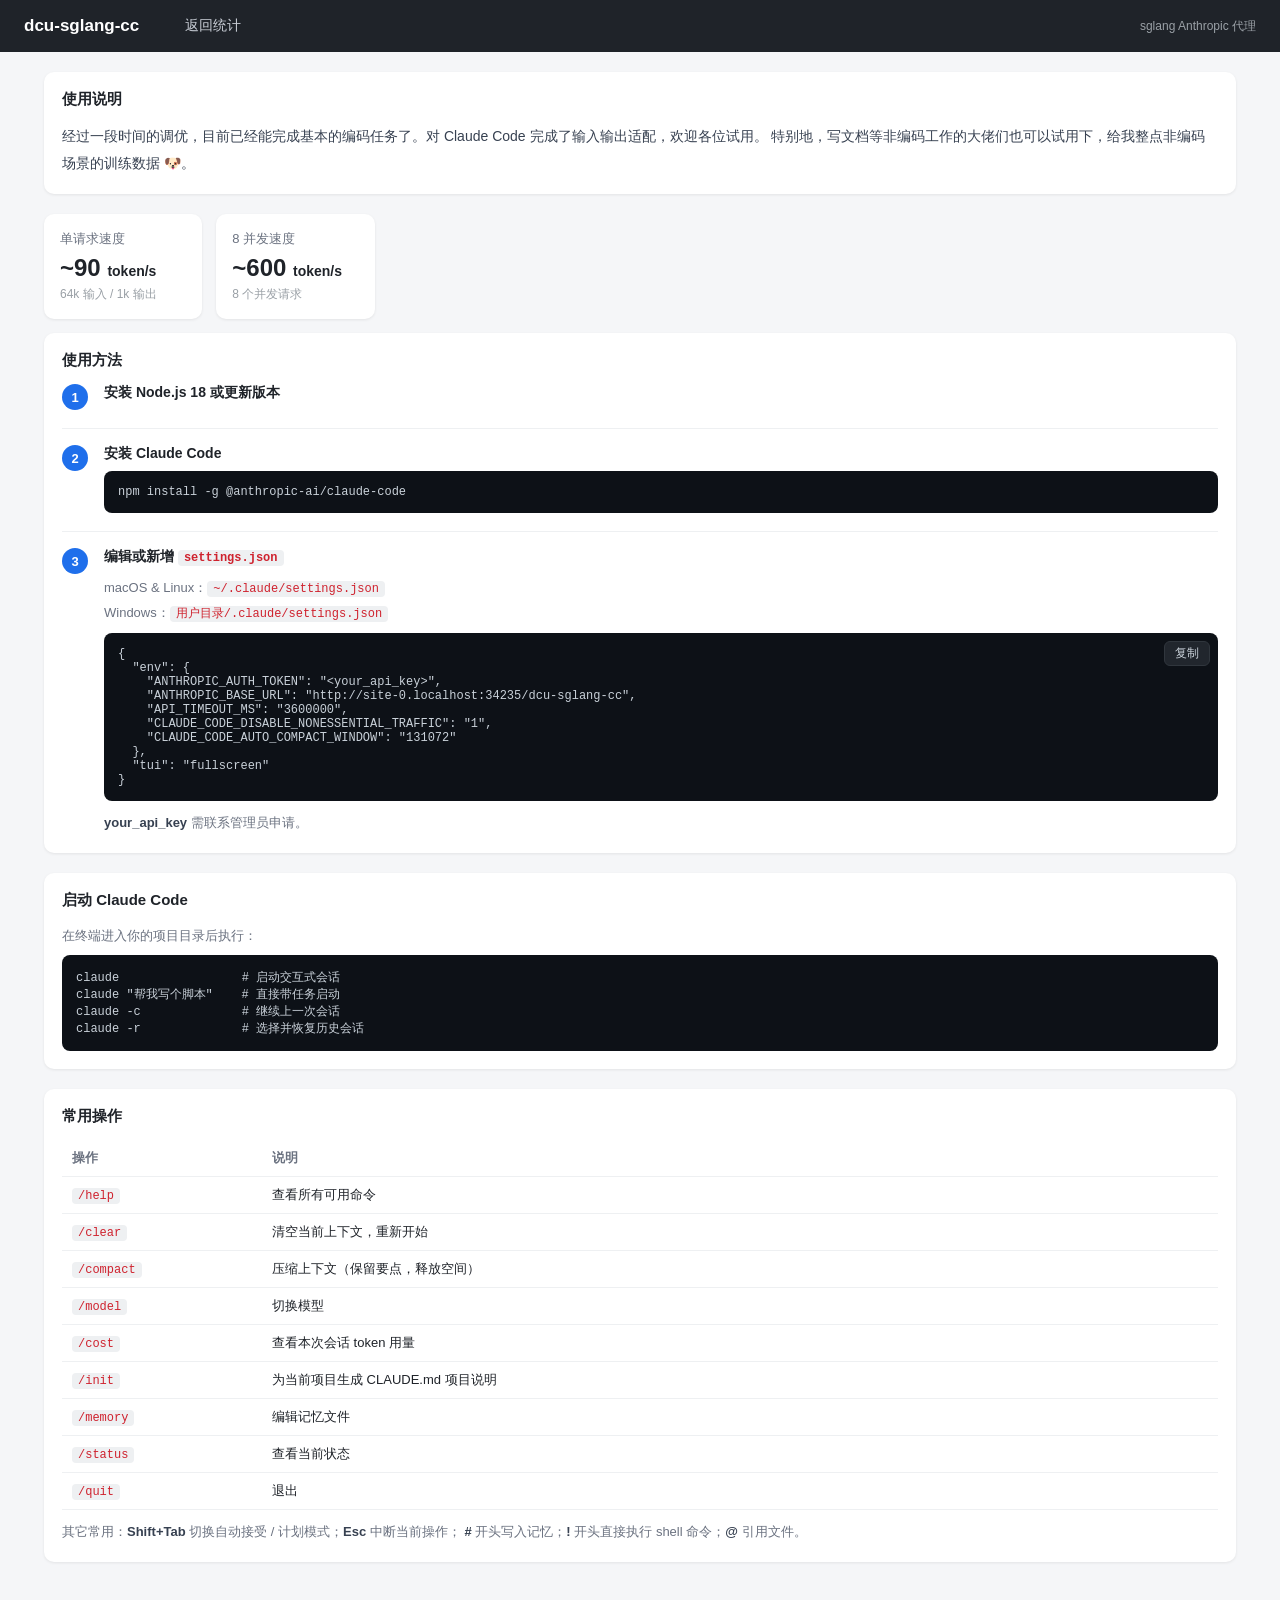
<file: src/main/resources/static/guide.html>
<!DOCTYPE html>
<html lang="zh">
<head>
  <meta charset="UTF-8">
  <meta name="viewport" content="width=device-width, initial-scale=1.0">
  <title>dcu-sglang-cc 使用说明</title>
  <link rel="stylesheet" href="css/app.css">
  <style>
    .guide-intro { font-size: 14px; line-height: 1.9; color: #374151; }
    .steps { list-style: none; padding: 0; margin: 4px 0 0; counter-reset: step; }
    .steps > li { position: relative; padding: 0 0 18px 42px; margin-bottom: 16px; border-bottom: 1px solid #eef0f2; }
    .steps > li:last-child { border-bottom: none; margin-bottom: 0; padding-bottom: 0; }
    .steps > li::before { counter-increment: step; content: counter(step); position: absolute; left: 0; top: 0;
      width: 26px; height: 26px; border-radius: 50%; background: #1f6feb; color: #fff; font-size: 13px;
      font-weight: 700; display: flex; align-items: center; justify-content: center; }
    .step-title { font-size: 14px; font-weight: 600; color: #1f2329; margin-bottom: 8px; }
    code { background: #eef0f2; padding: 1px 6px; border-radius: 4px; font-family: ui-monospace, SFMono-Regular, Menlo, monospace;
           font-size: 12px; color: #cf222e; }
    pre.json { margin: 8px 0 0; }
    .code-block { position: relative; margin-top: 8px; }
    .copy-btn { position: absolute; top: 8px; right: 8px; z-index: 2; border: 1px solid #30363d; background: #21262d;
                color: #c9d1d9; border-radius: 6px; padding: 3px 10px; font-size: 12px; cursor: pointer; }
    .copy-btn:hover { background: #30363d; }
    .note { font-size: 13px; color: #6b7280; margin-top: 10px; line-height: 1.8; }
    .note b { color: #374151; }
  </style>
</head>
<body>
  <header>
    <h1>dcu-sglang-cc</h1>
    <nav><a href="index.html">返回统计</a></nav>
    <span class="muted" style="margin-left:auto">sglang Anthropic 代理</span>
  </header>

  <div class="wrap">
    <div class="panel">
      <h2>使用说明</h2>
      <div class="guide-intro">
        经过一段时间的调优，目前已经能完成基本的编码任务了。对 Claude Code 完成了输入输出适配，欢迎各位试用。
        特别地，写文档等非编码工作的大佬们也可以试用下，给我整点非编码场景的训练数据 🐶。
      </div>
    </div>

    <div class="cards">
      <div class="card"><div class="label">单请求速度</div>
        <div class="value">~90 <span style="font-size:14px;font-weight:600">token/s</span></div>
        <div class="sub">64k 输入 / 1k 输出</div></div>
      <div class="card"><div class="label">8 并发速度</div>
        <div class="value">~600 <span style="font-size:14px;font-weight:600">token/s</span></div>
        <div class="sub">8 个并发请求</div></div>
    </div>

    <div class="panel">
      <h2>使用方法</h2>
      <ol class="steps">
        <li>
          <div class="step-title">安装 Node.js 18 或更新版本</div>
        </li>
        <li>
          <div class="step-title">安装 Claude Code</div>
          <pre class="json">npm install -g @anthropic-ai/claude-code</pre>
        </li>
        <li>
          <div class="step-title">编辑或新增 <code>settings.json</code></div>
          <div class="note">
            macOS &amp; Linux：<code>~/.claude/settings.json</code><br>
            Windows：<code>用户目录/.claude/settings.json</code>
          </div>
          <div class="code-block">
            <button class="copy-btn" onclick="copyJson(this)">复制</button>
            <pre class="json" id="settings-json">{
  "env": {
    "ANTHROPIC_AUTH_TOKEN": "&lt;your_api_key&gt;",
    "ANTHROPIC_BASE_URL": "xxx/dcu-sglang-cc",
    "API_TIMEOUT_MS": "3600000",
    "CLAUDE_CODE_DISABLE_NONESSENTIAL_TRAFFIC": "1",
    "CLAUDE_CODE_AUTO_COMPACT_WINDOW": "131072"
  },
  "tui": "fullscreen"
}</pre>
          </div>
          <div class="note"><b>your_api_key</b> 需联系管理员申请。</div>
        </li>
      </ol>
    </div>

    <div class="panel">
      <h2>启动 Claude Code</h2>
      <div class="note" style="margin-top:0">在终端进入你的项目目录后执行：</div>
      <div class="code-block">
        <pre class="json">claude                 # 启动交互式会话
claude "帮我写个脚本"    # 直接带任务启动
claude -c              # 继续上一次会话
claude -r              # 选择并恢复历史会话</pre>
      </div>
    </div>

    <div class="panel">
      <h2>常用操作</h2>
      <table>
        <thead><tr><th style="width:200px">操作</th><th style="text-align:left">说明</th></tr></thead>
        <tbody>
          <tr><td><code>/help</code></td><td style="text-align:left">查看所有可用命令</td></tr>
          <tr><td><code>/clear</code></td><td style="text-align:left">清空当前上下文，重新开始</td></tr>
          <tr><td><code>/compact</code></td><td style="text-align:left">压缩上下文（保留要点，释放空间）</td></tr>
          <tr><td><code>/model</code></td><td style="text-align:left">切换模型</td></tr>
          <tr><td><code>/cost</code></td><td style="text-align:left">查看本次会话 token 用量</td></tr>
          <tr><td><code>/init</code></td><td style="text-align:left">为当前项目生成 CLAUDE.md 项目说明</td></tr>
          <tr><td><code>/memory</code></td><td style="text-align:left">编辑记忆文件</td></tr>
          <tr><td><code>/status</code></td><td style="text-align:left">查看当前状态</td></tr>
          <tr><td><code>/quit</code></td><td style="text-align:left">退出</td></tr>
        </tbody>
      </table>
      <div class="note">
        其它常用：<b>Shift+Tab</b> 切换自动接受 / 计划模式；<b>Esc</b> 中断当前操作；
        <b>#</b> 开头写入记忆；<b>!</b> 开头直接执行 shell 命令；<b>@</b> 引用文件。
      </div>
    </div>

  </div>

  <script>
    // 把 ANTHROPIC_BASE_URL 里的 xxx 替换为当前浏览器地址（协议+主机+端口），
    // 这样展示与「复制」都直接给出可用的服务地址。
    document.addEventListener('DOMContentLoaded', () => {
      const el = document.getElementById('settings-json');
      if (el) el.textContent = el.textContent.replace('xxx', window.location.origin);
    });

    function copyJson(btn) {
      const el = document.getElementById('settings-json');
      navigator.clipboard.writeText(el.textContent).then(() => {
        btn.textContent = '已复制';
        setTimeout(() => btn.textContent = '复制', 1500);
      });
    }
  </script>
</body>
</html>
</file>
<file: src/main/resources/static/css/app.css>
* { box-sizing: border-box; }
body { font-family: -apple-system, "Segoe UI", Roboto, "Helvetica Neue", Arial, sans-serif;
       margin: 0; background: #f5f6f8; color: #1f2329; }

header { background: #1f2329; color: #fff; padding: 0 24px; display: flex;
         align-items: center; gap: 20px; height: 52px; }
header h1 { font-size: 17px; margin: 0; font-weight: 600; }
.badge { font-size: 12px; padding: 2px 10px; border-radius: 10px; background: #2ea043; }
.badge.off { background: #d1242f; }
nav { display: flex; gap: 4px; margin-left: 12px; }
nav a { color: #c9ced6; text-decoration: none; font-size: 14px; padding: 6px 14px;
        border-radius: 6px; cursor: pointer; }
nav a.active { background: #3a4048; color: #fff; }
nav a:hover { color: #fff; }
.muted { color: #9aa0a6; font-size: 12px; }
.wrap { padding: 20px 24px; max-width: 1240px; margin: 0 auto; }

.cards { display: grid; grid-template-columns: repeat(7, 1fr);
         gap: 14px; margin-bottom: 14px; }
@media (max-width: 900px) { .cards { grid-template-columns: repeat(3, 1fr); } }
@media (max-width: 560px) { .cards { grid-template-columns: repeat(2, 1fr); } }
.card { background: #fff; border-radius: 10px; padding: 16px; box-shadow: 0 1px 3px rgba(0,0,0,.08); }
.card .label { font-size: 13px; color: #6b7280; }
.card .value { font-size: 24px; font-weight: 700; margin-top: 6px; }
.card .sub { font-size: 12px; color: #9aa0a6; margin-top: 4px; }

/* 服务状态条（从概览卡片里拆出来，避免和指标卡挤在一行） */
.status-bar { display: flex; align-items: center; gap: 10px; background: #fff;
              border-radius: 10px; padding: 10px 16px; box-shadow: 0 1px 3px rgba(0,0,0,.08);
              margin-bottom: 20px; font-size: 13px; }
.status-bar .dot { width: 9px; height: 9px; border-radius: 50%; flex: none; }
.status-bar .dot.on { background: #2ea043; }
.status-bar .dot.off { background: #d1242f; }
.status-bar .st { font-weight: 600; }

.panel { background: #fff; border-radius: 10px; padding: 18px; box-shadow: 0 1px 3px rgba(0,0,0,.08);
         margin-bottom: 20px; }
.panel h2 { font-size: 15px; margin: 0 0 14px; font-weight: 600; }
.panel .hint { font-size: 12px; color: #9aa0a6; margin-bottom: 10px; }

table { width: 100%; border-collapse: collapse; font-size: 13px; }
th, td { text-align: right; padding: 9px 10px; border-bottom: 1px solid #eef0f2; }
th:first-child, td:first-child { text-align: left; }
th { color: #6b7280; font-weight: 600; }
tr.clickable { cursor: pointer; }
tr.clickable:hover { background: #f7f9fc; }
tr.expanded { background: #eef4ff; }
/* 失败原因列：可能很长（上游错误体），单行截断，hover 看全文（title） */
td.err-cell { max-width: 260px; overflow: hidden; text-overflow: ellipsis; white-space: nowrap; }

.bar-row { display: flex; align-items: center; gap: 8px; margin: 4px 0; font-size: 12px; }
.bar-name { width: 110px; color: #374151; overflow: hidden; text-overflow: ellipsis; white-space: nowrap; }
.bar-track { flex: 1; background: #eef0f2; border-radius: 4px; height: 18px; overflow: hidden; }
.bar-fill { height: 100%; background: #4f8ef7; }
.bar-val { width: 150px; text-align: right; color: #6b7280; }

.tag { display: inline-block; font-size: 11px; padding: 1px 8px; border-radius: 10px; }
.tag.ok { background: #e6f4ea; color: #1a7f37; }
.tag.bad { background: #fde8e8; color: #cf222e; }
.tag.stream { background: #eef0f2; color: #57606a; }
/* 缓存命中：命中时高亮（琥珀色），与"输入/输出"区分 */
.cache-hit { display: inline-block; font-size: 12px; padding: 1px 8px; border-radius: 10px;
             background: #fff3e0; color: #b26a00; font-weight: 600; }

.pager { display: flex; gap: 8px; align-items: center; margin-top: 12px; font-size: 13px; }
.pager button { border: 1px solid #d0d7de; background: #fff; border-radius: 6px; padding: 4px 12px;
                cursor: pointer; }
.pager button:disabled { opacity: .4; cursor: default; }

/* 下钻展开区 */
.drill { margin-top: 14px; padding: 14px; background: #f7f9fc; border-radius: 8px;
          border: 1px solid #e3e8ef; }
.drill h3 { font-size: 13px; margin: 0 0 10px; color: #374151; }
.drill .row { display: flex; gap: 20px; flex-wrap: wrap; }
.drill .col { flex: 1; min-width: 320px; }

/* 记录弹层 */
.modal-mask { position: fixed; inset: 0; background: rgba(0,0,0,.45); display: flex;
              align-items: center; justify-content: center; z-index: 100; }
.modal { background: #fff; border-radius: 10px; width: min(900px, 92vw); max-height: 86vh;
         display: flex; flex-direction: column; box-shadow: 0 8px 30px rgba(0,0,0,.3); }
.modal .head { padding: 14px 18px; border-bottom: 1px solid #eef0f2; display: flex;
               justify-content: space-between; align-items: center; }
.modal .head h3 { margin: 0; font-size: 15px; }
.modal .body { padding: 16px 18px; overflow: auto; }
.modal .close { border: none; background: none; font-size: 20px; cursor: pointer; color: #6b7280; }
pre.json { background: #0d1117; color: #c9d1d9; padding: 14px; border-radius: 8px;
           font-size: 12px; overflow: auto; max-height: 40vh; white-space: pre-wrap;
           word-break: break-word; }
.notice { padding: 14px; background: #fff8e6; border: 1px solid #f0d98c; border-radius: 8px;
          color: #7a5b00; font-size: 13px; }

/* 记录弹层选项卡：关键信息 / 原始 JSON */
.tabs { display: flex; gap: 4px; margin: 4px 0 12px; border-bottom: 1px solid #eef0f2; }
.tab { border: none; background: none; padding: 7px 14px; font-size: 13px; cursor: pointer;
       color: #6b7280; border-bottom: 2px solid transparent; margin-bottom: -1px; }
.tab.active { color: #1f6feb; border-bottom-color: #1f6feb; font-weight: 600; }
.sec { font-size: 13px; margin: 14px 0 8px; color: #374151; }
.kv { display: flex; flex-wrap: wrap; gap: 6px 14px; font-size: 12px; color: #6b7280; margin-bottom: 8px; }
.fold { margin: 6px 0; }
.fold summary { cursor: pointer; font-size: 12px; color: #6b7280; user-select: none; }
.fold[open] summary { margin-bottom: 6px; }
.msg { border: 1px solid #eef0f2; border-radius: 8px; padding: 10px 12px; margin: 8px 0;
       background: #fafbfc; }
.msg .role { font-size: 11px; font-weight: 600; text-transform: uppercase; letter-spacing: .03em;
            margin-bottom: 6px; }
.msg.user .role { color: #1a7f37; }
.msg.assistant .role { color: #1f6feb; }
.msg.resp .role { color: #8250df; }
.msg .content { font-size: 13px; line-height: 1.55; white-space: pre-wrap; word-break: break-word; }

/* 表单 */
.form { display: flex; gap: 10px; flex-wrap: wrap; align-items: flex-end; }
.form .field { display: flex; flex-direction: column; gap: 4px; }
.form label { font-size: 12px; color: #6b7280; }
.form input { border: 1px solid #d0d7de; border-radius: 6px; padding: 6px 10px; font-size: 13px;
              min-width: 160px; }
.btn { border: 1px solid #d0d7de; background: #fff; border-radius: 6px; padding: 7px 14px;
       font-size: 13px; cursor: pointer; }
.btn.primary { background: #1f6feb; color: #fff; border-color: #1f6feb; }
.btn.danger { color: #cf222e; border-color: #f0b3b8; }
.btn.small { padding: 3px 10px; font-size: 12px; }
.actions { display: flex; gap: 6px; }
.login-box { max-width: 340px; margin: 60px auto; }
.login-box .field { margin-bottom: 12px; }
.login-box input { width: 100%; }

/* 右上角登录弹层 */
.login-modal .field { display: flex; flex-direction: column; gap: 4px; margin-bottom: 12px; }
.login-modal .field label { font-size: 12px; color: #6b7280; }
.login-modal .field input { border: 1px solid #d0d7de; border-radius: 6px; padding: 7px 10px;
                            font-size: 13px; width: 100%; }
.toast { position: fixed; top: 64px; left: 50%; transform: translateX(-50%);
          background: #1f2329; color: #fff; padding: 8px 18px; border-radius: 8px;
          font-size: 13px; z-index: 200; }

/* 折线图图例（可点击显示/隐藏序列） */
.legend { display: flex; flex-wrap: wrap; gap: 6px 14px; margin-bottom: 8px; }
.legend-item { display: inline-flex; align-items: center; gap: 6px; font-size: 12px;
               color: #374151; cursor: pointer; user-select: none; }
.legend-item i { width: 12px; height: 12px; border-radius: 3px; display: inline-block; }
.legend-item.off { opacity: .4; text-decoration: line-through; }
.legend-item.off i { background: #c0c4c9 !important; }

/* 时间范围选择器 */
.range { display: inline-flex; gap: 4px; margin-left: 12px; vertical-align: middle; }
.range .btn { border: 1px solid #d0d7de; background: #fff; border-radius: 6px;
              padding: 3px 10px; font-size: 12px; cursor: pointer; }
.range .btn.active { background: #1f6feb; color: #fff; border-color: #1f6feb; }
</file>
